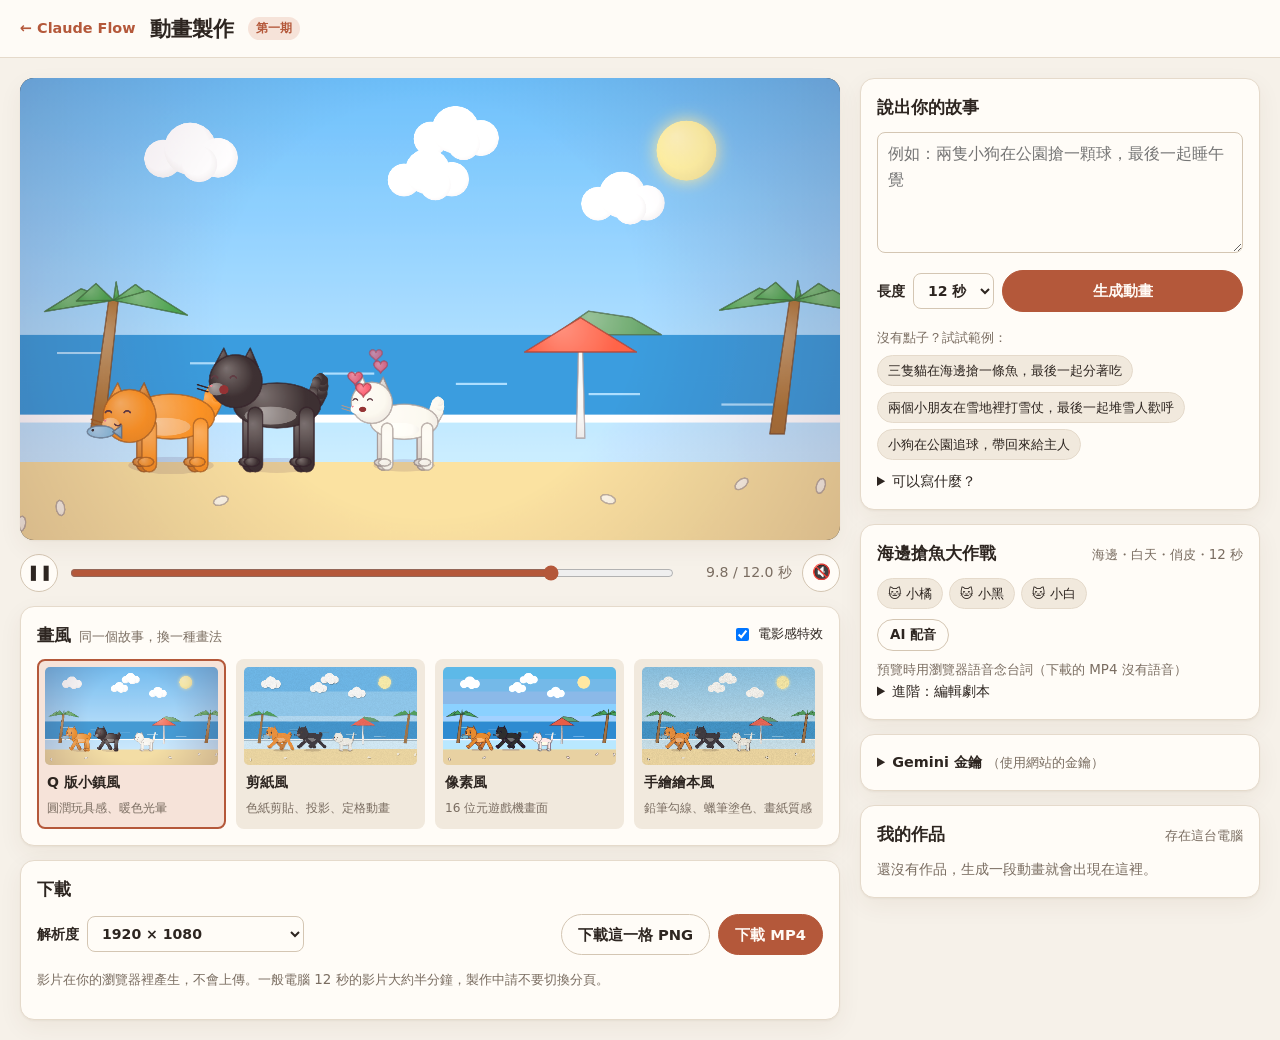
<file: index.html>
<!doctype html>
<html lang="zh-Hant-TW">
<head>
  <meta charset="utf-8">
  <meta name="viewport" content="width=device-width, initial-scale=1">
  <title>動畫製作 · Claude Flow</title>
  <meta name="description" content="說幾句話，用程式畫出一段動畫，再切換畫風看效果">
  <link rel="icon" href="data:image/svg+xml,%3Csvg xmlns='http://www.w3.org/2000/svg' viewBox='0 0 64 64'%3E%3Crect width='64' height='64' rx='14' fill='%23b4583a'/%3E%3Cpath d='M22 18l26 14-26 14z' fill='%23fffaf5'/%3E%3C/svg%3E">
  <link rel="stylesheet" href="css/app.css">
</head>
<body>
  <header class="topbar">
    <a class="back" href="/">← Claude Flow</a>
    <h1>動畫製作</h1>
    <span class="tag">第一期</span>
  </header>

  <main class="layout">
    <section class="stage" aria-label="預覽">
      <div class="screen">
        <canvas id="view" width="1920" height="1080" aria-label="動畫預覽"></canvas>
        <div class="screen-msg" id="screenMsg" hidden></div>
      </div>
      <div class="transport">
        <button class="icon-btn" id="play" type="button" aria-label="暫停" title="播放／暫停（空白鍵）">❚❚</button>
        <input id="scrub" type="range" min="0" max="287" value="0" aria-label="時間">
        <span class="time" id="time">0.0 / 12.0 秒</span>
        <button class="icon-btn" id="sound" type="button" aria-pressed="false" aria-label="開啟聲音" title="聲音">🔇</button>
      </div>

      <div class="card">
        <div class="card-head"><h2>畫風</h2><span class="muted small">同一個故事，換一種畫法</span>
          <label class="small fx-toggle" id="fxLabel" hidden><input type="checkbox" id="fxToggle"> 電影感特效</label></div>
        <div class="styles" id="styles" role="radiogroup" aria-label="畫風"></div>
      </div>

      <div class="card">
        <div class="card-head"><h2>下載</h2></div>
        <div class="export-row">
          <label class="field inline">解析度
            <select id="res">
              <option value="1080">1920 × 1080</option>
              <option value="720">1280 × 720（檔案較小）</option>
            </select>
          </label>
          <div class="btns">
            <button class="btn" id="png" type="button">下載這一格 PNG</button>
            <button class="btn primary" id="mp4" type="button">下載 MP4</button>
          </div>
        </div>
        <div class="progress" id="progress" hidden>
          <div class="bar"><span id="bar"></span></div>
          <span class="muted small" id="progressLabel"></span>
          <button class="btn ghost small" id="cancel" type="button">取消</button>
        </div>
        <p class="alert" id="exportMsg" hidden></p>
        <p class="muted small">影片在你的瀏覽器裡產生，不會上傳。一般電腦 12 秒的影片大約半分鐘，製作中請不要切換分頁。</p>
      </div>
    </section>

    <aside class="panel">
      <div class="card">
        <div class="card-head"><h2>說出你的故事</h2></div>
        <textarea id="prompt" rows="4" maxlength="300" placeholder="例如：兩隻小狗在公園搶一顆球，最後一起睡午覺"></textarea>
        <div class="row">
          <label class="field inline">長度
            <select id="dur"><option value="8">8 秒</option><option value="12" selected>12 秒</option><option value="16">16 秒</option></select>
          </label>
          <button class="btn primary grow" id="generate" type="button">生成動畫</button>
        </div>
        <p class="alert" id="genMsg" hidden></p>
        <div class="samples">
          <span class="muted small">沒有點子？試試範例：</span>
          <div id="samples" class="chips"></div>
        </div>
        <details class="tips">
          <summary>可以寫什麼？</summary>
          <p class="small">角色：人（小孩、大人）、貓、狗，最多 5 個。場景：雪地公園、海邊、城市街道、森林、草地公園、家裡客廳，可以是白天、黃昏或晚上。
            動作：走、跑、追、逃、躡手躡腳、跳、揮手、歡呼、跳舞、說話、大笑、哭、生氣、嚇一跳、思考、指、坐、睡、跌倒、轉圈、丟、撿、給、吃、擁抱。
            道具：球、雪球、魚、骨頭、禮物、蛋糕、花、氣球、星星、愛心、書、蘋果、冰淇淋、雨傘。</p>
          <p class="small">沒有的東西會用最接近的代替，並在下方告訴你。</p>
        </details>
      </div>

      <div class="card" id="scriptCard" hidden>
        <div class="card-head"><h2 id="scriptTitle">劇本</h2><span class="muted small" id="scriptMeta"></span></div>
        <div class="chips" id="cast"></div>
        <div class="row voice-row">
          <button class="btn small" id="voiceBtn" type="button">AI 配音</button>
          <span class="muted small" id="voiceState"></span>
        </div>
        <ul class="notes" id="notes"></ul>
        <details>
          <summary>進階：編輯劇本</summary>
          <textarea id="json" rows="12" spellcheck="false"></textarea>
          <div class="row"><button class="btn small" id="applyJson" type="button">套用</button><span class="muted small" id="jsonMsg"></span></div>
        </details>
      </div>

      <div class="card">
        <details id="keyBox">
          <summary><strong>Gemini 金鑰</strong> <span class="muted small" id="keyState"></span></summary>
          <p class="small muted">生成劇本要用 Google 的 Gemini。可以填你自己的免費金鑰（到 <a href="https://aistudio.google.com/apikey" target="_blank" rel="noopener">Google AI Studio</a> 申請），只存在這台電腦的瀏覽器；沒填時使用網站的金鑰，額度大家共用。</p>
          <div class="row">
            <input id="key" type="password" autocomplete="off" placeholder="AIza…" aria-label="Gemini 金鑰">
            <button class="btn small" id="saveKey" type="button">儲存</button>
            <button class="btn ghost small" id="clearKey" type="button">清除</button>
          </div>
        </details>
      </div>

      <div class="card">
        <div class="card-head"><h2>我的作品</h2><span class="muted small">存在這台電腦</span></div>
        <ul class="works" id="works"></ul>
      </div>
    </aside>
  </main>

  <script type="module" src="js/main.js"></script>
</body>
</html>
</file>
<file: css/app.css>
/* 動畫製作：沿用 Claude Flow「溫暖質感」的色彩 */
:root {
  --bg: #f6f1e9; --surface: #fffcf7; --surface-2: #f1e9dd; --text: #2d2520; --muted: #7a6d61;
  --border: #e5dacb; --border-strong: #d4c6b3; --primary: #b4583a; --primary-hover: #9c4a30; --primary-soft: #f6e3d9; --primary-text: #fffaf5;
  --danger: #b23b2a; --danger-bg: #f8e1dc; --success: #4c7a46; --success-bg: #e3eedf;
  --radius: 14px; --radius-sm: 8px;
  --shadow: 0 1px 2px rgb(80 50 25 / 0.05), 0 8px 24px rgb(80 50 25 / 0.06);
  --font: 'Noto Sans TC', 'PingFang TC', 'Microsoft JhengHei', system-ui, sans-serif;
  --serif: 'Noto Serif TC', 'Songti TC', 'PMingLiU', serif;
  color-scheme: light;
}
@media (prefers-color-scheme: dark) {
  :root {
    --bg: #1c1814; --surface: #25201b; --surface-2: #2e2822; --text: #f1e9de; --muted: #b2a393; --border: #3b332b; --border-strong: #4c4238;
    --primary: #dd8c69; --primary-hover: #e9a284; --primary-soft: #3f2a20; --primary-text: #1c1814;
    --danger: #ec8270; --danger-bg: #43231d; --success: #9cc590; --success-bg: #24331f;
    --shadow: 0 1px 2px rgb(0 0 0 / 0.25), 0 8px 24px rgb(0 0 0 / 0.25); color-scheme: dark;
  }
}
* { box-sizing: border-box; }
[hidden] { display: none !important; }
body { margin: 0; background: var(--bg); color: var(--text); font-family: var(--font); line-height: 1.6; -webkit-font-smoothing: antialiased; }
a { color: var(--primary); }
h1, h2 { font-family: var(--serif); margin: 0; }
h1 { font-size: 1.3rem; }
h2 { font-size: 1.05rem; }
.muted { color: var(--muted); }
.small { font-size: 0.84rem; }

.topbar { position: sticky; top: 0; z-index: 5; display: flex; align-items: center; gap: 14px; padding: 12px 20px; background: color-mix(in srgb, var(--surface) 88%, transparent); backdrop-filter: blur(8px); border-bottom: 1px solid var(--border); }
.back { text-decoration: none; font-weight: 600; font-size: 0.9rem; }
.tag { font-size: 0.75rem; padding: 2px 8px; border-radius: 999px; background: var(--primary-soft); color: var(--primary); font-weight: 600; }

.layout { max-width: 1360px; margin: 0 auto; padding: 20px; display: grid; grid-template-columns: minmax(0, 1fr) 400px; gap: 20px; align-items: start; }
.stage, .panel { display: flex; flex-direction: column; gap: 14px; min-width: 0; }

.card { background: var(--surface); border: 1px solid var(--border); border-radius: var(--radius); padding: 16px; box-shadow: var(--shadow); }
.card-head { display: flex; align-items: baseline; justify-content: space-between; gap: 8px; margin-bottom: 10px; }

.screen { position: relative; aspect-ratio: 16 / 9; border-radius: var(--radius); overflow: hidden; background: #1b1714; box-shadow: var(--shadow); }
.screen canvas { width: 100%; height: 100%; display: block; }
.screen-msg { position: absolute; inset: 0; display: grid; place-items: center; padding: 20px; text-align: center; background: rgb(27 23 20 / 0.72); color: #f6efe4; font-size: 1.05rem; }
.screen-msg .spin { display: inline-block; width: 22px; height: 22px; border: 3px solid #f6efe4; border-right-color: transparent; border-radius: 50%; animation: spin 0.8s linear infinite; vertical-align: -5px; margin-right: 8px; }
@keyframes spin { to { transform: rotate(360deg); } }

.transport { display: flex; align-items: center; gap: 10px; }
.transport input[type=range] { flex: 1; min-width: 0; accent-color: var(--primary); }
.time { font-variant-numeric: tabular-nums; color: var(--muted); font-size: 0.88rem; min-width: 7.5em; text-align: right; }

.btn, .icon-btn { font: inherit; border: 1px solid var(--border-strong); background: var(--surface); color: var(--text); border-radius: 999px; cursor: pointer; transition: background 0.15s, border-color 0.15s; }
.btn { padding: 8px 16px; font-weight: 600; font-size: 0.92rem; }
.btn:hover:not(:disabled), .icon-btn:hover:not(:disabled) { background: var(--surface-2); }
.btn:disabled, .icon-btn:disabled { opacity: 0.5; cursor: not-allowed; }
.btn.primary { background: var(--primary); border-color: var(--primary); color: var(--primary-text); }
.btn.primary:hover:not(:disabled) { background: var(--primary-hover); }
.btn.ghost { background: transparent; border-color: transparent; color: var(--muted); }
.btn.small { padding: 4px 12px; font-size: 0.84rem; }
.icon-btn { width: 38px; height: 38px; display: grid; place-items: center; font-size: 0.95rem; }
:focus-visible { outline: 3px solid color-mix(in srgb, var(--primary) 40%, transparent); outline-offset: 2px; }

textarea, input, select { font: inherit; color: var(--text); background: var(--surface); border: 1px solid var(--border-strong); border-radius: var(--radius-sm); padding: 8px 10px; width: 100%; }
textarea { resize: vertical; }
#json { font-family: ui-monospace, Consolas, monospace; font-size: 0.8rem; margin-top: 8px; }
.field.inline { display: flex; align-items: center; gap: 8px; font-size: 0.88rem; font-weight: 600; white-space: nowrap; }
.field.inline select { width: auto; }
.row { display: flex; align-items: center; gap: 8px; margin-top: 10px; flex-wrap: wrap; }
.row input { flex: 1; min-width: 140px; }
.grow { flex: 1; }

.alert { margin: 10px 0 0; padding: 10px 12px; border-radius: var(--radius-sm); font-size: 0.88rem; }
.alert.error { background: var(--danger-bg); color: var(--danger); }
.alert.ok { background: var(--success-bg); color: var(--success); }

.samples { margin-top: 12px; }
.chips { display: flex; flex-wrap: wrap; gap: 6px; margin-top: 6px; }
.chip { font: inherit; font-size: 0.82rem; padding: 4px 10px; border-radius: 999px; border: 1px solid var(--border); background: var(--surface-2); color: var(--text); cursor: pointer; text-align: left; }
.chip:hover { border-color: var(--border-strong); }
.cast { cursor: default; }
details summary { cursor: pointer; font-size: 0.9rem; }
.tips { margin-top: 10px; }
.notes { margin: 8px 0; padding-left: 18px; font-size: 0.85rem; color: var(--muted); }
.notes:empty { display: none; }

.styles { display: grid; grid-template-columns: repeat(4, minmax(0, 1fr)); gap: 10px; }
.style-opt { font: inherit; display: flex; flex-direction: column; gap: 6px; padding: 6px; border: 2px solid transparent; border-radius: var(--radius-sm); background: var(--surface-2); color: var(--text); cursor: pointer; text-align: left; }
.style-opt canvas { width: 100%; aspect-ratio: 16 / 9; border-radius: 5px; display: block; background: var(--border); }
.style-opt strong { font-size: 0.88rem; padding: 0 2px; }
.style-opt span { font-size: 0.76rem; color: var(--muted); padding: 0 2px 2px; }
.style-opt[aria-checked=true] { border-color: var(--primary); background: var(--primary-soft); }

.export-row { display: flex; align-items: center; justify-content: space-between; gap: 10px; flex-wrap: wrap; }
.btns { display: flex; gap: 8px; flex-wrap: wrap; }
.progress { display: flex; align-items: center; gap: 10px; margin-top: 12px; flex-wrap: wrap; }
.bar { flex: 1; min-width: 160px; height: 8px; border-radius: 999px; background: var(--surface-2); overflow: hidden; }
.bar span { display: block; height: 100%; width: 0; background: var(--primary); transition: width 0.2s; }

.works { list-style: none; margin: 0; padding: 0; display: flex; flex-direction: column; gap: 6px; }
.works:empty::before { content: '還沒有作品，生成一段動畫就會出現在這裡。'; color: var(--muted); font-size: 0.85rem; }
.works li { display: flex; align-items: center; gap: 8px; }
.works button.open { flex: 1; text-align: left; font: inherit; font-size: 0.88rem; background: none; border: 1px solid var(--border); border-radius: var(--radius-sm); padding: 6px 10px; color: var(--text); cursor: pointer; overflow: hidden; text-overflow: ellipsis; white-space: nowrap; }
.works button.open:hover { background: var(--surface-2); }

@media (max-width: 980px) {
  .layout { grid-template-columns: 1fr; }
}
@media (max-width: 560px) {
  .layout { padding: 12px 16px; }
  .styles { gap: 6px; grid-template-columns: repeat(2, minmax(0, 1fr)); }
  .export-row .btns, .export-row .btns .btn { width: 100%; }
}

.fx-toggle { margin-left: auto; display: inline-flex; align-items: center; gap: 6px; cursor: pointer; white-space: nowrap; }
</file>
